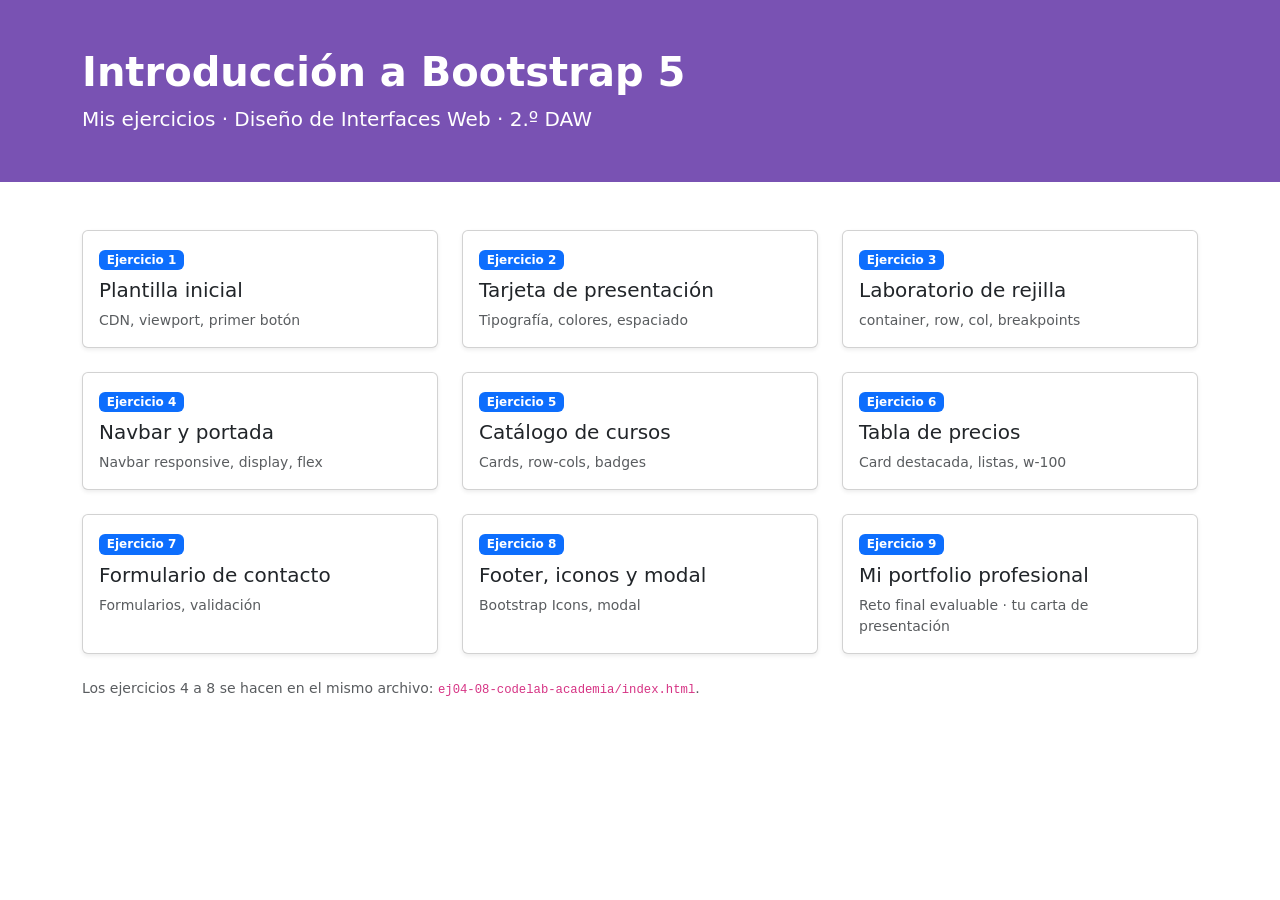
<file: index.html>
<!doctype html>
<html lang="es">
<head>
  <meta charset="utf-8">
  <meta name="viewport" content="width=device-width, initial-scale=1">
  <title>Introducción a Bootstrap 5 · Mis ejercicios</title>
  <!-- CSS de Bootstrap 5.3.8 (CDN) -->
  <link rel="stylesheet"
        href="https://cdn.jsdelivr.net/npm/bootstrap@5.3.8/dist/css/bootstrap.min.css">
</head>
<body>
  <header class="py-5 text-white" style="background:#7952b3">
    <div class="container">
      <h1 class="display-6 fw-bold">Introducción a Bootstrap 5</h1>
      <p class="lead mb-0">Mis ejercicios · Diseño de Interfaces Web · 2.º DAW</p>
    </div>
  </header>
  <main class="container py-5">
    <div class="row row-cols-1 row-cols-sm-2 row-cols-lg-3 g-4">
      <div class="col">
        <a href="ej01-plantilla/index.html" class="card h-100 text-decoration-none shadow-sm">
          <div class="card-body">
            <span class="badge text-bg-primary mb-2">Ejercicio 1</span>
            <h2 class="h5 card-title">Plantilla inicial</h2>
            <p class="card-text text-body-secondary small mb-0">CDN, viewport, primer botón</p>
          </div>
        </a>
      </div>
      <div class="col">
        <a href="ej02-presentacion/index.html" class="card h-100 text-decoration-none shadow-sm">
          <div class="card-body">
            <span class="badge text-bg-primary mb-2">Ejercicio 2</span>
            <h2 class="h5 card-title">Tarjeta de presentación</h2>
            <p class="card-text text-body-secondary small mb-0">Tipografía, colores, espaciado</p>
          </div>
        </a>
      </div>
      <div class="col">
        <a href="ej03-grid/index.html" class="card h-100 text-decoration-none shadow-sm">
          <div class="card-body">
            <span class="badge text-bg-primary mb-2">Ejercicio 3</span>
            <h2 class="h5 card-title">Laboratorio de rejilla</h2>
            <p class="card-text text-body-secondary small mb-0">container, row, col, breakpoints</p>
          </div>
        </a>
      </div>
      <div class="col">
        <a href="ej04-08-codelab-academia/index.html" class="card h-100 text-decoration-none shadow-sm">
          <div class="card-body">
            <span class="badge text-bg-primary mb-2">Ejercicio 4</span>
            <h2 class="h5 card-title">Navbar y portada</h2>
            <p class="card-text text-body-secondary small mb-0">Navbar responsive, display, flex</p>
          </div>
        </a>
      </div>
      <div class="col">
        <a href="ej04-08-codelab-academia/index.html" class="card h-100 text-decoration-none shadow-sm">
          <div class="card-body">
            <span class="badge text-bg-primary mb-2">Ejercicio 5</span>
            <h2 class="h5 card-title">Catálogo de cursos</h2>
            <p class="card-text text-body-secondary small mb-0">Cards, row-cols, badges</p>
          </div>
        </a>
      </div>
      <div class="col">
        <a href="ej04-08-codelab-academia/index.html" class="card h-100 text-decoration-none shadow-sm">
          <div class="card-body">
            <span class="badge text-bg-primary mb-2">Ejercicio 6</span>
            <h2 class="h5 card-title">Tabla de precios</h2>
            <p class="card-text text-body-secondary small mb-0">Card destacada, listas, w-100</p>
          </div>
        </a>
      </div>
      <div class="col">
        <a href="ej04-08-codelab-academia/index.html" class="card h-100 text-decoration-none shadow-sm">
          <div class="card-body">
            <span class="badge text-bg-primary mb-2">Ejercicio 7</span>
            <h2 class="h5 card-title">Formulario de contacto</h2>
            <p class="card-text text-body-secondary small mb-0">Formularios, validación</p>
          </div>
        </a>
      </div>
      <div class="col">
        <a href="ej04-08-codelab-academia/index.html" class="card h-100 text-decoration-none shadow-sm">
          <div class="card-body">
            <span class="badge text-bg-primary mb-2">Ejercicio 8</span>
            <h2 class="h5 card-title">Footer, iconos y modal</h2>
            <p class="card-text text-body-secondary small mb-0">Bootstrap Icons, modal</p>
          </div>
        </a>
      </div>
      <div class="col">
        <a href="ej09-portfolio/index.html" class="card h-100 text-decoration-none shadow-sm">
          <div class="card-body">
            <span class="badge text-bg-primary mb-2">Ejercicio 9</span>
            <h2 class="h5 card-title">Mi portfolio profesional</h2>
            <p class="card-text text-body-secondary small mb-0">Reto final evaluable · tu carta de presentación</p>
          </div>
        </a>
      </div>
    </div>
    <p class="mt-4 text-body-secondary small">Los ejercicios 4 a 8 se hacen en el mismo archivo:
      <code>ej04-08-codelab-academia/index.html</code>.</p>
  </main>
</body>
</html>
</file>
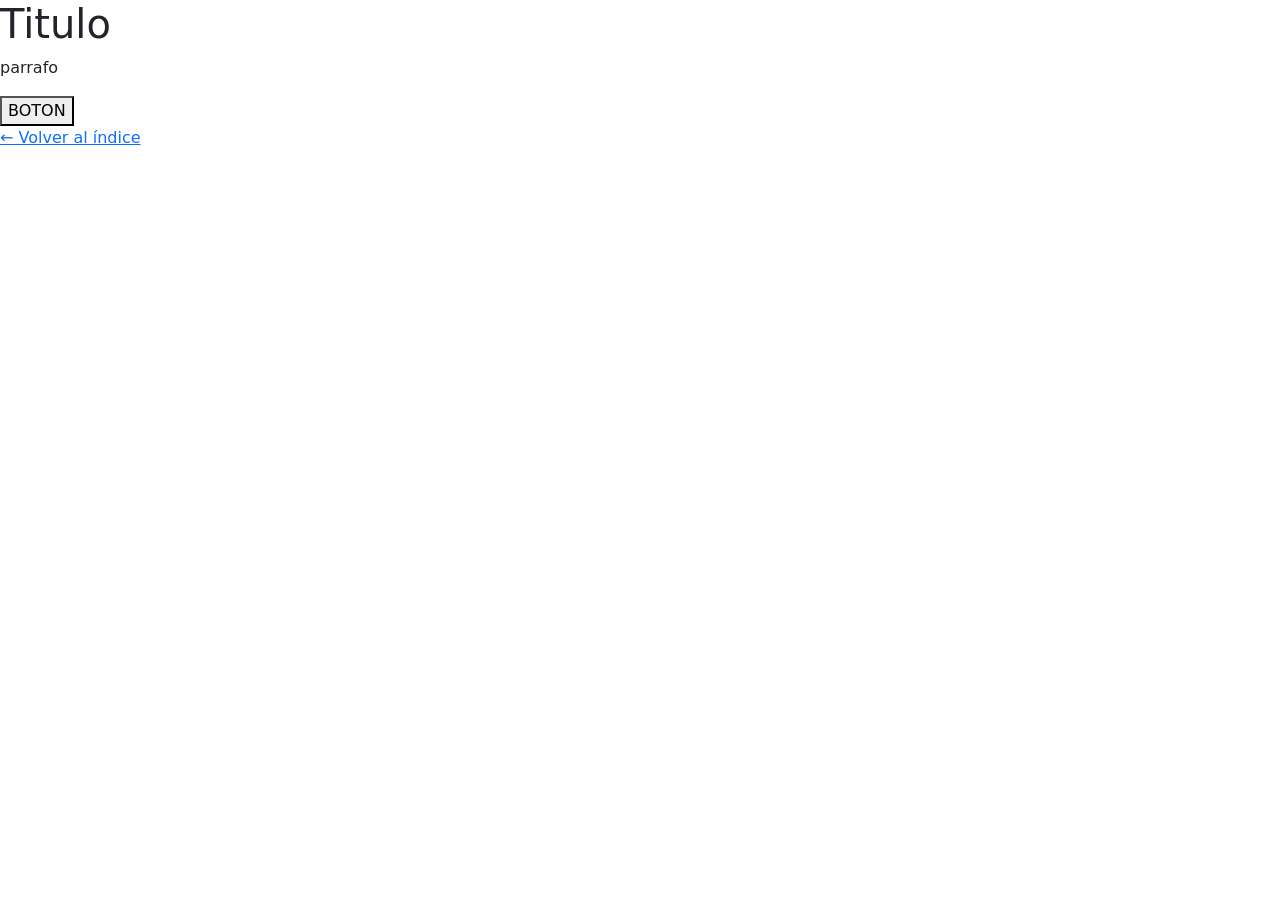
<file: ej01-plantilla/index.html>
<!doctype html>
<html lang="es">
<head>
  <meta charset="utf-8">
  <title>Ejercicio 1 · Plantilla Bootstrap</title>

  <!-- ============================================================
      EJERCICIO 1 · Plantilla inicial
      ============================================================
      PASO 2a: añade aquí la etiqueta <meta name="viewport" ...>
      PASO 2b: añade aquí el <link> al CSS de Bootstrap (CDN)
  -->

  <meta name="viewport" content="width=device-width, initial-scale=1">
  <link rel="stylesheet"
        href="https://cdn.jsdelivr.net/npm/bootstrap@5.3.8/dist/css/bootstrap.min.css">

</head>
<body>

  <!-- PASO 2c: escribe aquí un contenedor con un título, un párrafo y un botón -->
  <div>
    <h1>Titulo</h1>
    <p>parrafo</p>
    <button>BOTON</button>
  </div>



  <!-- PASO 2d: añade aquí el <script> del JS de Bootstrap (bundle) -->
  <script src="https://cdn.jsdelivr.net/npm/bootstrap@5.3.8/dist/js/bootstrap.bundle.min.js"></script>

  <!-- PASO 4: comenta el <link> del CSS (Ctrl + /), guarda y observa qué cambia -->
  <!-- PASO 5: DevTools (F12) → Network → recarga y busca los archivos de Bootstrap -->

  <p><a href="../index.html">← Volver al índice</a></p>
</body>
</html>
</file>
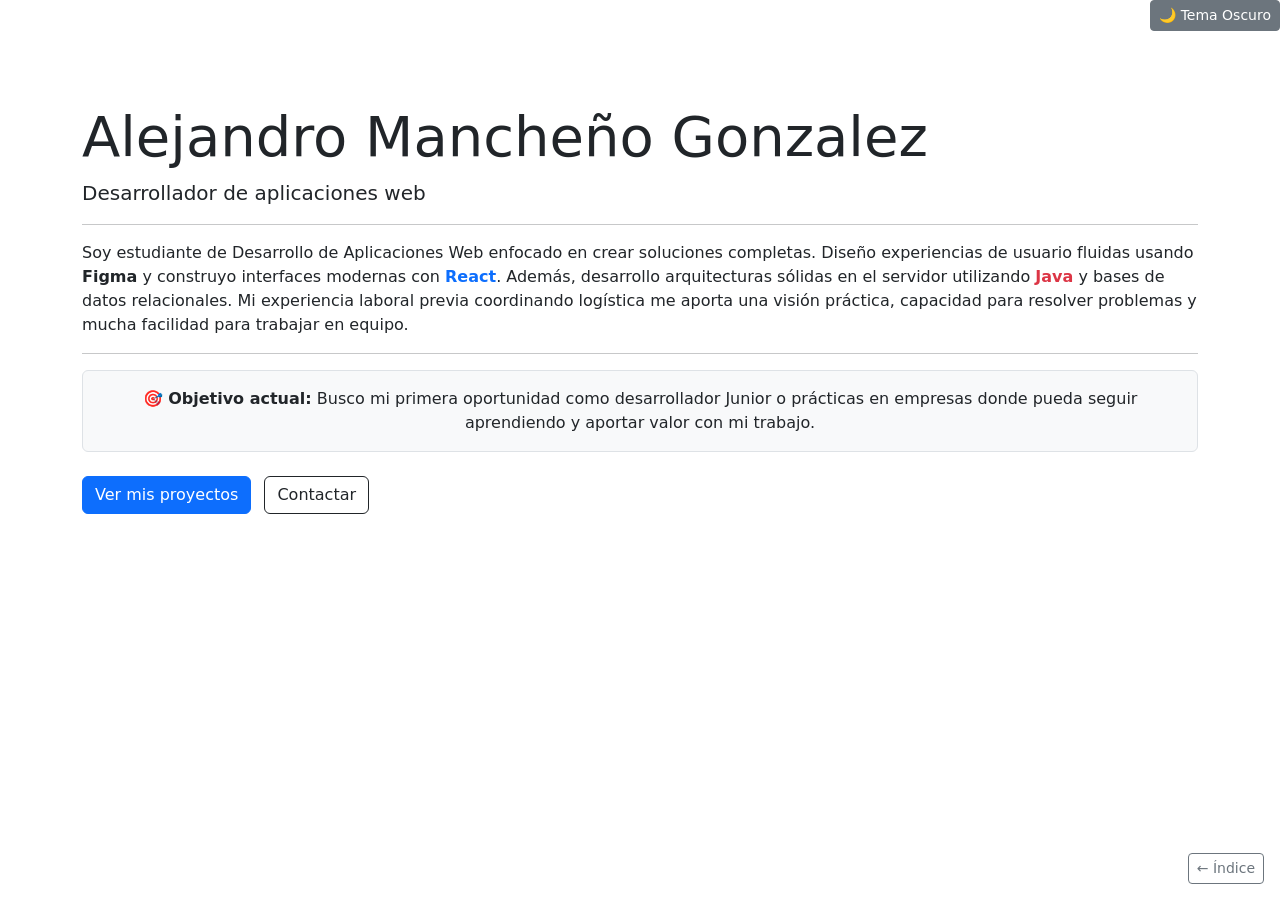
<file: ej02-presentacion/index.html>
<!doctype html>
<html lang="es">
<head>
  <meta charset="utf-8">
  <meta name="viewport" content="width=device-width, initial-scale=1">
  <title>Ejercicio 2 · Tarjeta de presentación</title>

  <!-- CSS de Bootstrap 5.3.8 (CDN) -->
  <link rel="stylesheet"
        href="https://cdn.jsdelivr.net/npm/bootstrap@5.3.8/dist/css/bootstrap.min.css">
</head>
<body>
  <!-- Botón para cambiar el tema -->
  <div class="text-end mb-4">
    <button id="btnTema" class="btn btn-secondary btn-sm">🌙 Tema Oscuro</button>
  </div>
      
  <!-- ============================================================
      EJERCICIO 2 · Tarjeta de presentación
      Objetivo: dar estilo SOLO con clases de utilidad (sin CSS propio)
      ============================================================ -->

  <!-- PASO 1: contenedor con relleno vertical (py-5), título grande (display-4)
              y subtítulo destacado (lead) -->
  <div class="container py-5">
    <h1 class="display-4">Alejandro Mancheño Gonzalez</h1>
    <p class="lead">Desarrollador de aplicaciones web</p>

  <!-- PASO 2: separador <hr> y un párrafo con palabras resaltadas -->
  <hr>
  <p>
    Soy estudiante de Desarrollo de Aplicaciones Web enfocado en crear soluciones completas. Diseño experiencias de usuario fluidas usando <span class="fw-bold">Figma</span> y construyo interfaces modernas con <span class="fw-bold text-primary">React</span>. Además, desarrollo arquitecturas sólidas en el servidor utilizando <span class="fw-bold text-danger">Java</span> y bases de datos relacionales. Mi experiencia laboral previa coordinando logística me aporta una visión práctica, capacidad para resolver problemas y mucha facilidad para trabajar en equipo.
  </p>
  <hr>
  

  <!-- PASO 3: caja de aviso con fondo suave, borde y esquinas redondeadas -->
<!-- PASO 3: caja de aviso con fondo suave, borde y esquinas redondeadas -->
  <div class="bg-light border rounded p-3 mb-4 text-center">
    <strong>🎯 Objetivo actual:</strong> Busco mi primera oportunidad como desarrollador Junior o prácticas en empresas donde pueda seguir aprendiendo y aportar valor con mi trabajo.
  </div>

  <!-- PASO 4: dos botones separados con margen a la derecha (me-2) -->
  <!-- PASO 4: dos botones separados con margen a la derecha (me-2) -->
  <div>
    <a href="https://github.com/alexwillians27?tab=repositories" class="btn btn-primary me-2">Ver mis proyectos</a>
    <a href="mailto:alexetomanche@gmail.com" class="btn btn-outline-dark">Contactar</a>
  </div>
  
  </div>
  <!-- RETO: añade data-bs-theme="dark" a la etiqueta <html> -->
    <!--IR AL PRINCIPIO PARA VER EL RETO-->

  <!-- Botón para volver al índice del proyecto (puedes dejarlo) -->
  <a href="../index.html" class="btn btn-sm btn-outline-secondary position-fixed bottom-0 end-0 m-3 z-3">← Índice</a>

  <!-- JS de Bootstrap (incluye Popper). Siempre al final del body -->
  <script src="https://cdn.jsdelivr.net/npm/bootstrap@5.3.8/dist/js/bootstrap.bundle.min.js"></script>
  <!-- Nuestro script para cambiar el tema -->
  <script>
    // 1. Buscamos el botón y la etiqueta <html>
    const boton = document.getElementById("btnTema");
    const pagina = document.documentElement;

    // 2. Le decimos al botón que escuche cuando hagamos "click"
    boton.addEventListener("click", function() {
      
      // 3. Comprobamos qué tema está puesto ahora mismo
      const temaActual = pagina.getAttribute("data-bs-theme");

      // 4. Si está oscuro, lo pasamos a claro. Si no, a oscuro.
      if (temaActual === "dark") {
        pagina.setAttribute("data-bs-theme", "light");
        boton.innerHTML = "🌙 Tema Oscuro"; // Cambiamos el texto
      } else {
        pagina.setAttribute("data-bs-theme", "dark");
        boton.innerHTML = "☀️ Tema Claro";
      }
      
    });
  </script>
</body>
</html>
</file>
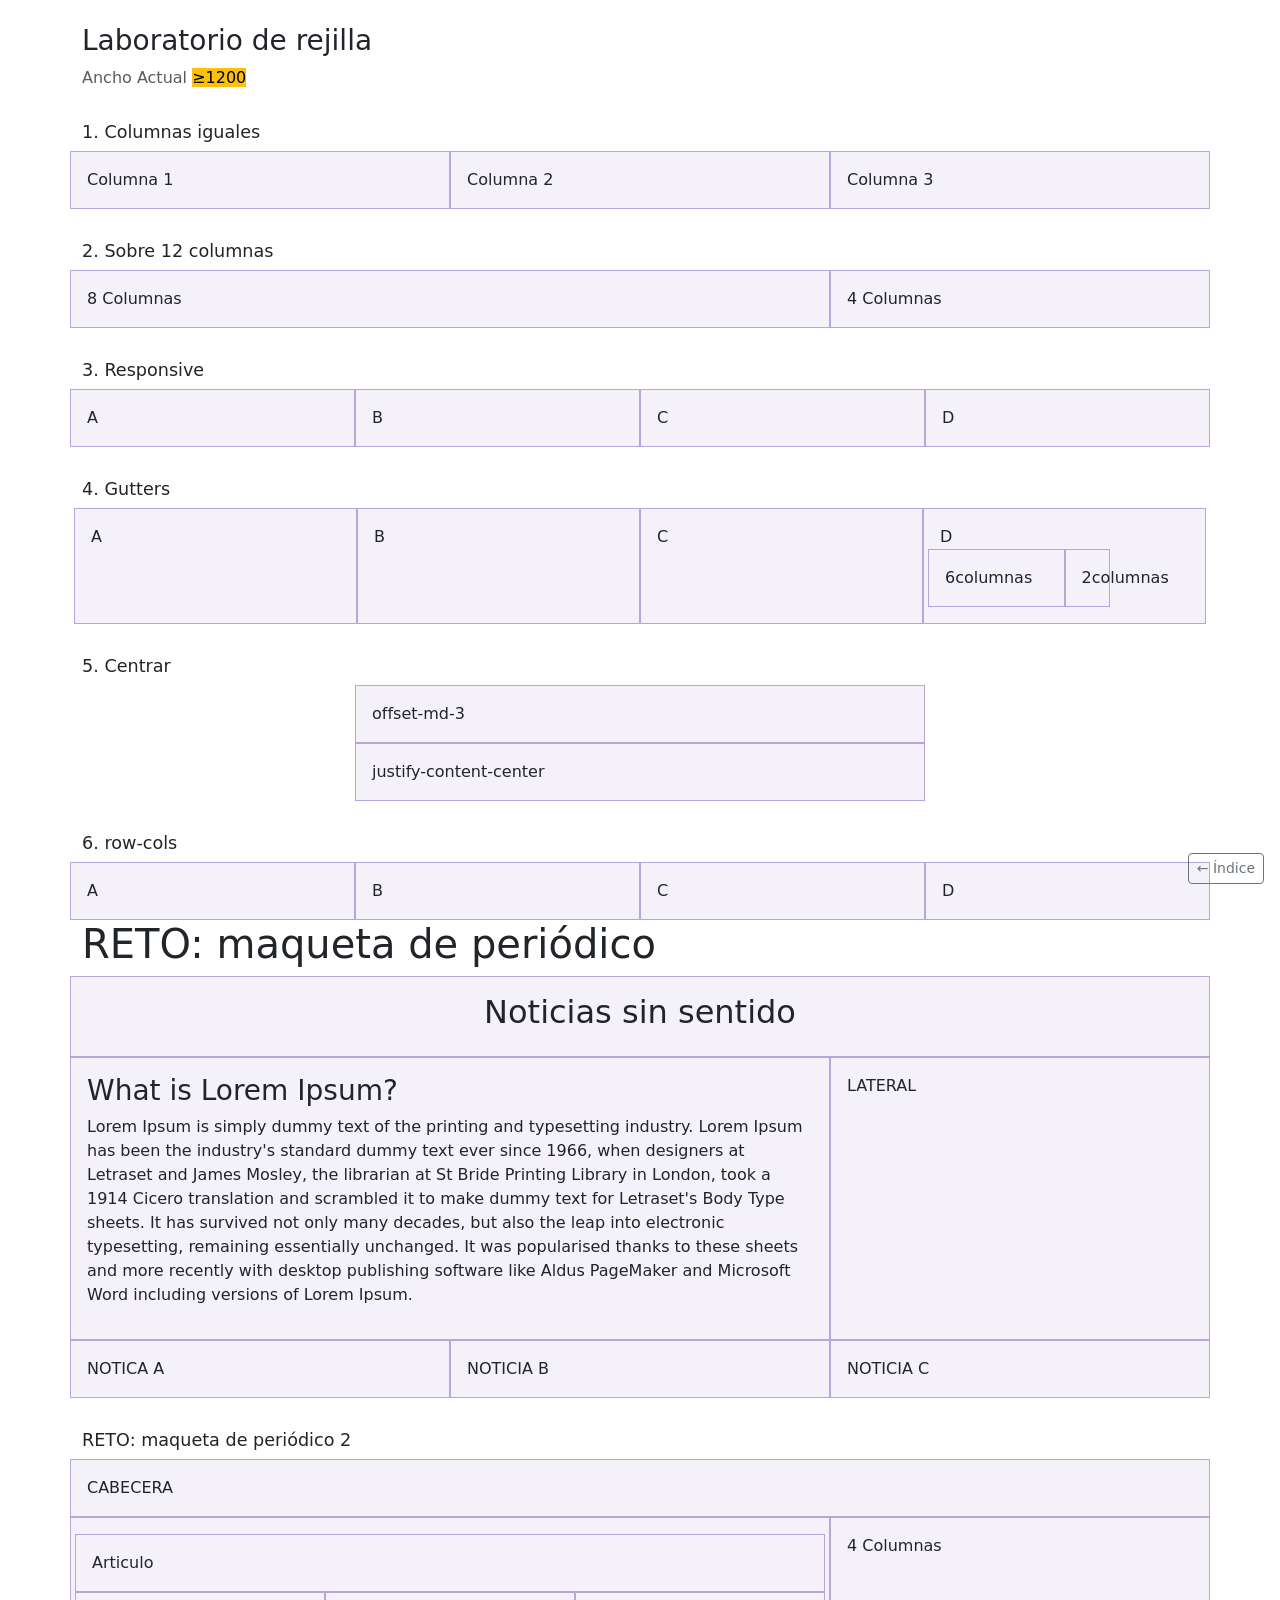
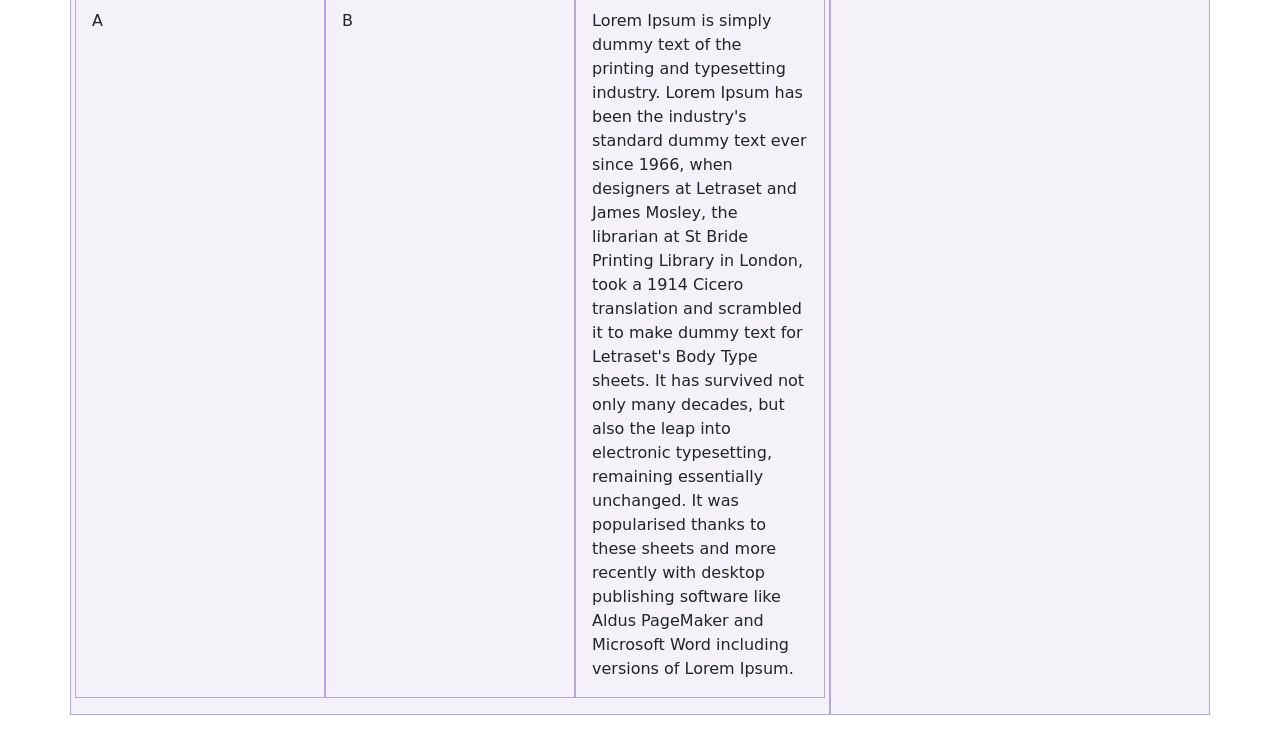
<file: ej03-grid/index.html>
<!doctype html>
<html lang="es">
<head>
  <meta charset="utf-8">
  <meta name="viewport" content="width=device-width, initial-scale=1">
  <title>Ejercicio 3 · Laboratorio de rejilla</title>

  <!-- CSS de Bootstrap 5.3.8 (CDN) -->
  <link rel="stylesheet"
        href="https://cdn.jsdelivr.net/npm/bootstrap@5.3.8/dist/css/bootstrap.min.css">

  <!-- Estilo SOLO para ver las columnas en este ejercicio (ya está hecho) -->
  <style>
    .demo .row > [class*="col"] { padding: 1rem; border: 1px solid #b9a6d9; background: #f4f1f9; }
    .demo h2 { margin-top: 2rem; font-size: 1.1rem; }
  </style>
</head>
<body>

  <!-- ============================================================
      EJERCICIO 3 · Laboratorio de rejilla (Grid)
      Usa el modo responsive de las DevTools (Ctrl + Shift + M)
      ============================================================ -->

  <div class="container demo py-4">
    <h1 class="h3">Laboratorio de rejilla</h1>
    <p class="text-body-secondary">Ancho Actual
      <span class="text-bg-danger d-inline d-sm-none"> &lt;576px </span>
      <span class="text-bg-info d-none d-sm-inline d-md-none"> ≥576px </span>
      <span class="text-bg-primary d-none d-md-inline d-lg-none">≥768px  </span>
      <span class="text-bg-success d-none d-lg-inline d-xl-none"> ≥992px </span>
      <span class="text-bg-warning d-none d-xl-inline d-xxl-none"> ≥1200 </span>
      <span class="text-bg-secondary d-none d-xxl-inline"> ≥1400 </span>
    </p>


    <!-- PASO 1: tres columnas iguales (col) -->
    <h2>1. Columnas iguales</h2>
    <div class="row">
      <div class="col">Columna 1</div>
      <div class="col">Columna 2</div>
      <div class="col">Columna 3</div>
    </div>

    <!-- PASO 2: contenido principal 8 + lateral 4 -->
    <h2>2. Sobre 12 columnas</h2>
    <div class="row">
      <div class="col-8">8 Columnas</div>
      <div class="col-4">4 Columnas</div>
    </div>

    <!-- PASO 3: 4 cajas → 1 por fila en móvil, 2 en tablet (md), 4 en escritorio (lg) -->
    <h2>3. Responsive</h2>
    <div class="row">
      <div class="col-12 col-md-6 col-lg-3">A</div>
      <div class="col-12 col-md-6 col-lg-3">B</div>
      <div class="col-12 col-md-6 col-lg-3">C</div>
      <div class="col-12 col-md-6 col-lg-3">D</div>
    </div>


    <!-- PASO 4: separación entre columnas con g-3 -->
    <h2>4. Gutters</h2>
    <div class="row g-3">
      <div class="col-12 col-md-6 col-lg-3">A</div>
      <div class="col-12 col-md-6 col-lg-3">B</div>
      <div class="col-12 col-md-6 col-lg-3">C</div>
      <div class="col-12 col-md-6 col-lg-3">D
        <div class="row ">
          <div class="col-6">6columnas</div>
          <div class="col-2">2columnas</div>
        </div>
      </div>
    </div>


    <!-- PASO 5: una columna centrada de dos formas: offset-md-3 y justify-content-center -->
    <h2>5. Centrar</h2>
        <!-- Este ajusta al centro por la propiedad de la "col" dejando siempre un marguen de 3 para centrarlo
          le hemos dicho que solo ocupe 6 col y deje un marguen de 3 en el tamaño md-->
    <div class="row">
      <div class="col-md-6 offset-md-3">offset-md-3</div>
    </div>

        <!-- Aqui lo centramos con la propiedad del "row" que lo ajusta al centro automaticamente
          le hemos dicho que ocupe siempre 6 columnas sea el tamaño que sea-->
    <div class="row justify-content-center">
      <div class="col-6">justify-content-center</div>
    </div>


    <!-- PASO 6: row-cols-2 row-cols-md-4 -->
    <h2>6. row-cols</h2>
    <div class="row row-cols-2 row-cols-md-4">
      <div class="col">A</div>
      <div class="col">B</div>
      <div class="col">C</div>
      <div class="col">D</div>
    </div>


    <!-- RETO: maqueta de periódico (cabecera 12 · artículo 8 + lateral 4 · 3 noticias) -->
    <h1> RETO: maqueta de periódico</h1>
    <div class="row">
      <div class="col-12 text-center">
        <h1 class="h2">Noticias sin sentido</h1>
      </div>
      
        <div class="col-8">
          <h3>What is Lorem Ipsum?</h3>
          <p>Lorem Ipsum is simply dummy text of the printing and typesetting industry. Lorem Ipsum has been the industry's standard dummy text ever since 1966, when designers at Letraset and James Mosley, the librarian at St Bride Printing Library in London, took a 1914 Cicero translation and scrambled it to make dummy text for Letraset's Body Type sheets. It has survived not only many decades, but also the leap into electronic typesetting, remaining essentially unchanged. It was popularised thanks to these sheets and more recently with desktop publishing software like Aldus PageMaker and Microsoft Word including versions of Lorem Ipsum.</p>
        </div>
        <div class="col-4">LATERAL</div>  
        
          <div class="col-4">NOTICA A</div>
          <div class="col-4">NOTICIA B</div>
          <div class="col-4">NOTICIA C</div>

    </div>

    <h2>RETO: maqueta de periódico 2</h2>
    <div class="row">
      <div class="col-12">CABECERA</div>
      <div class="col-8">
        <div class="row cols-4">
          <div class="col-12">Articulo</div>
          <div class="col">A</div>
          <div class="col">B</div>
          <div class="col">Lorem Ipsum is simply dummy text of the printing and typesetting industry. Lorem Ipsum has been the industry's standard dummy text ever since 1966, when designers at Letraset and James Mosley, the librarian at St Bride Printing Library in London, took a 1914 Cicero translation and scrambled it to make dummy text for Letraset's Body Type sheets. It has survived not only many decades, but also the leap into electronic typesetting, remaining essentially unchanged. It was popularised thanks to these sheets and more recently with desktop publishing software like Aldus PageMaker and Microsoft Word including versions of Lorem Ipsum.</div>
        </div>
      </div>
      <div class="col-4">4 Columnas</div>
    </div>

  <script src="https://cdn.jsdelivr.net/npm/bootstrap@5.3.8/dist/js/bootstrap.bundle.min.js"></script>
  </div>

  <!-- Botón para volver al índice del proyecto (puedes dejarlo) -->
  <a href="../index.html" class="btn btn-sm btn-outline-secondary position-fixed bottom-0 end-0 m-3 z-3">← Índice</a>

  <!-- JS de Bootstrap (incluye Popper). Siempre al final del body -->
  
</body>
</html>
</file>
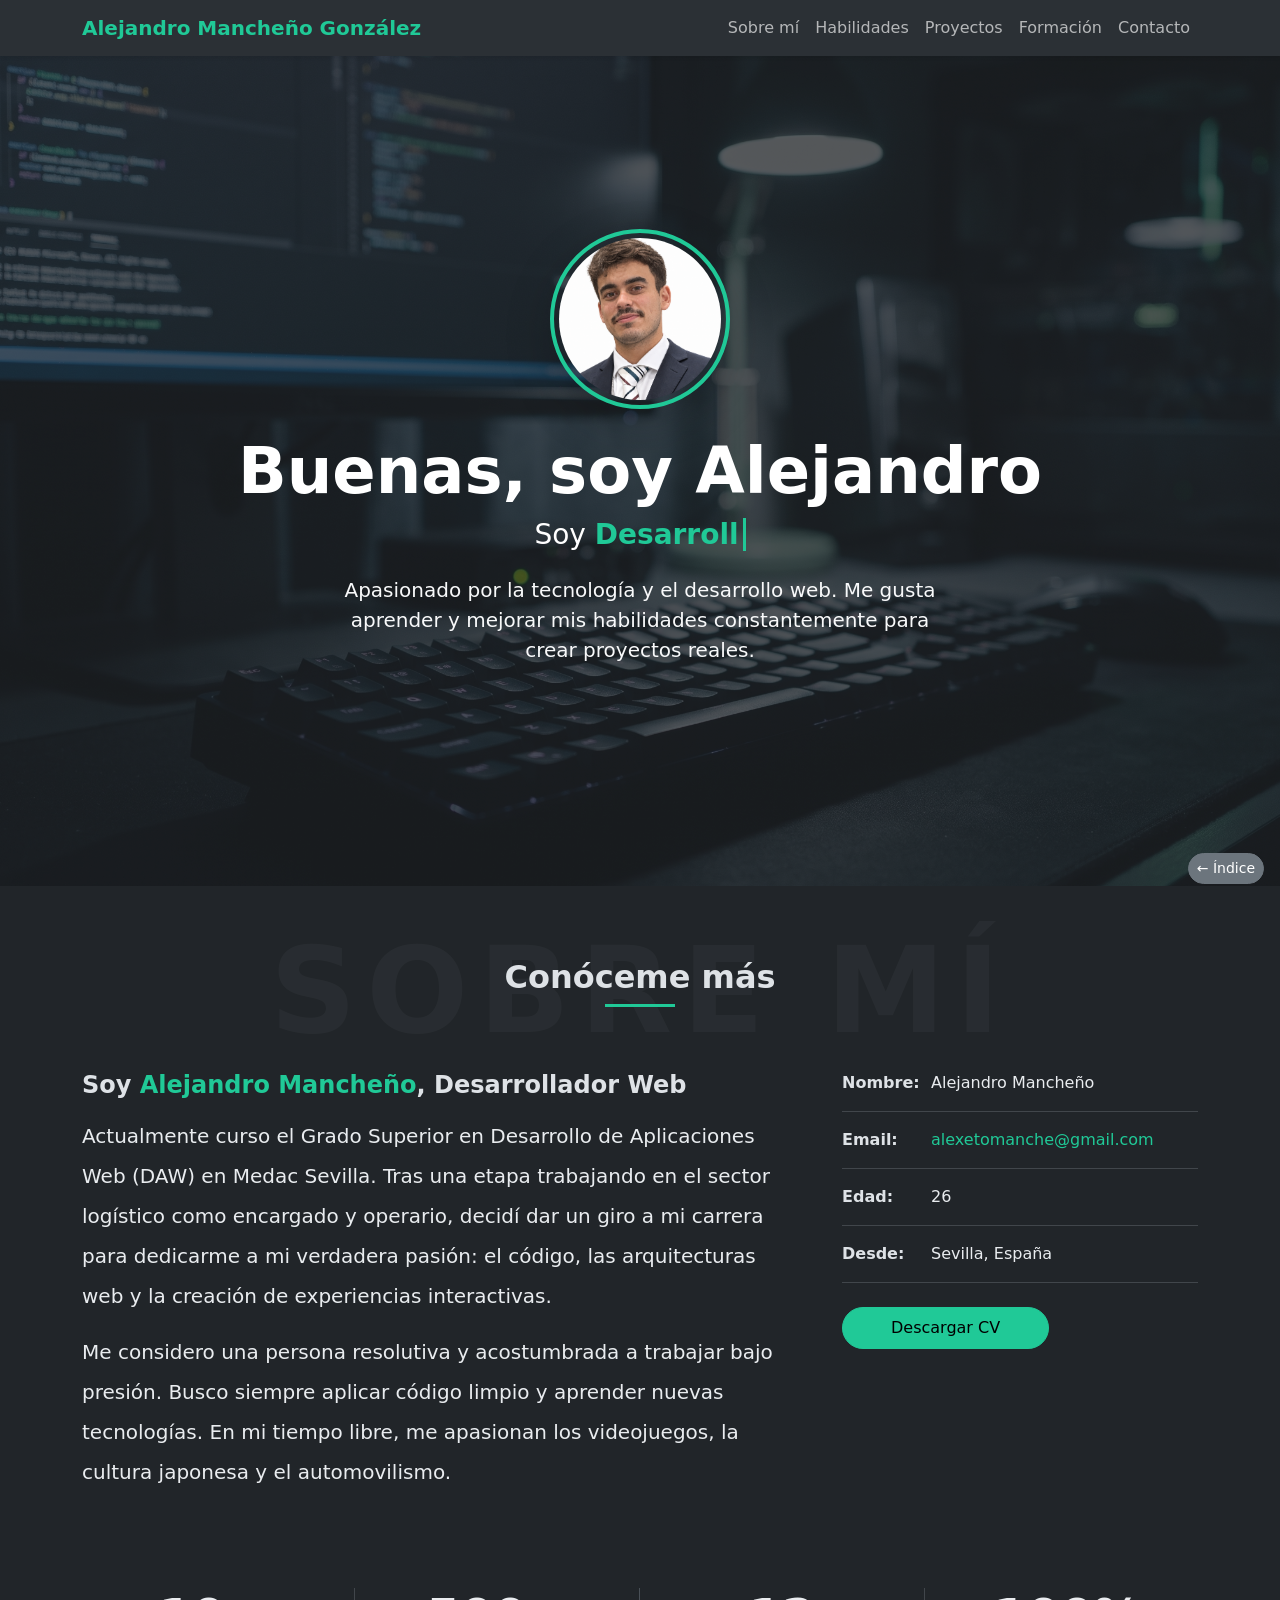
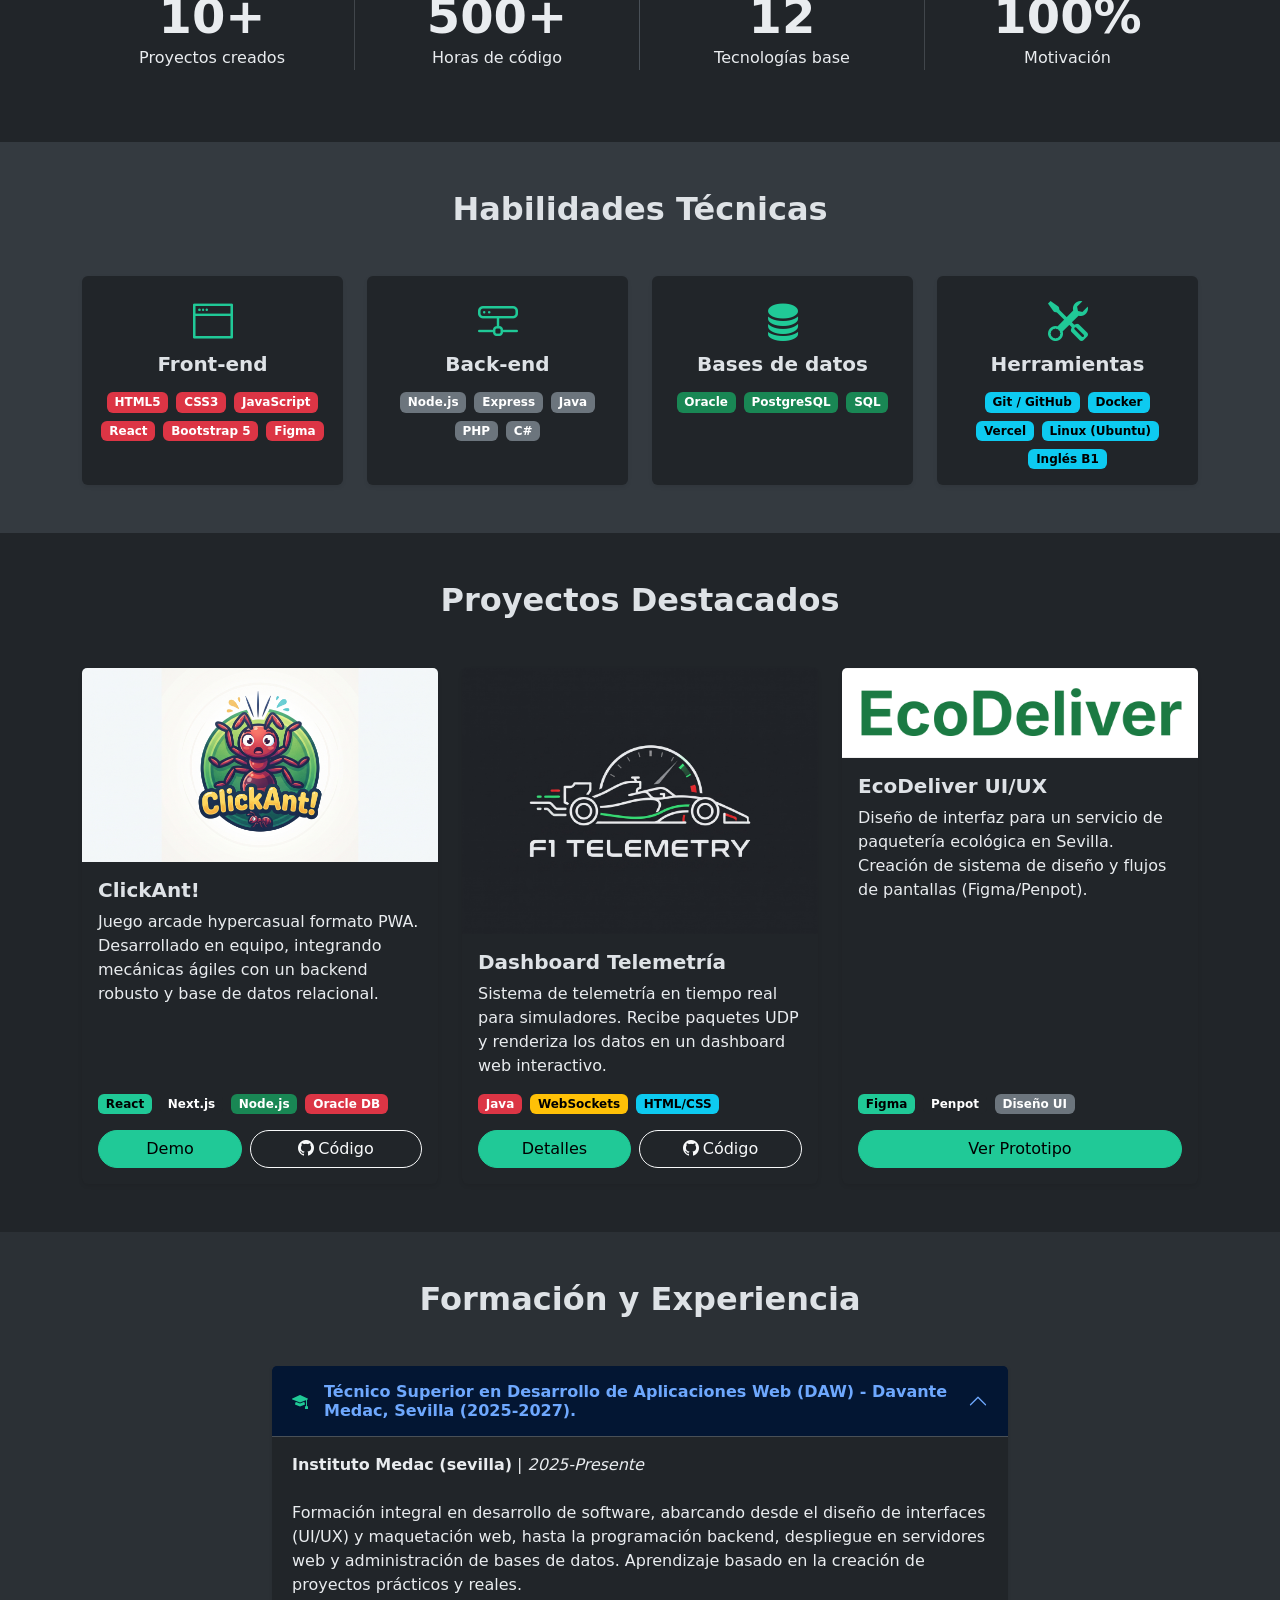
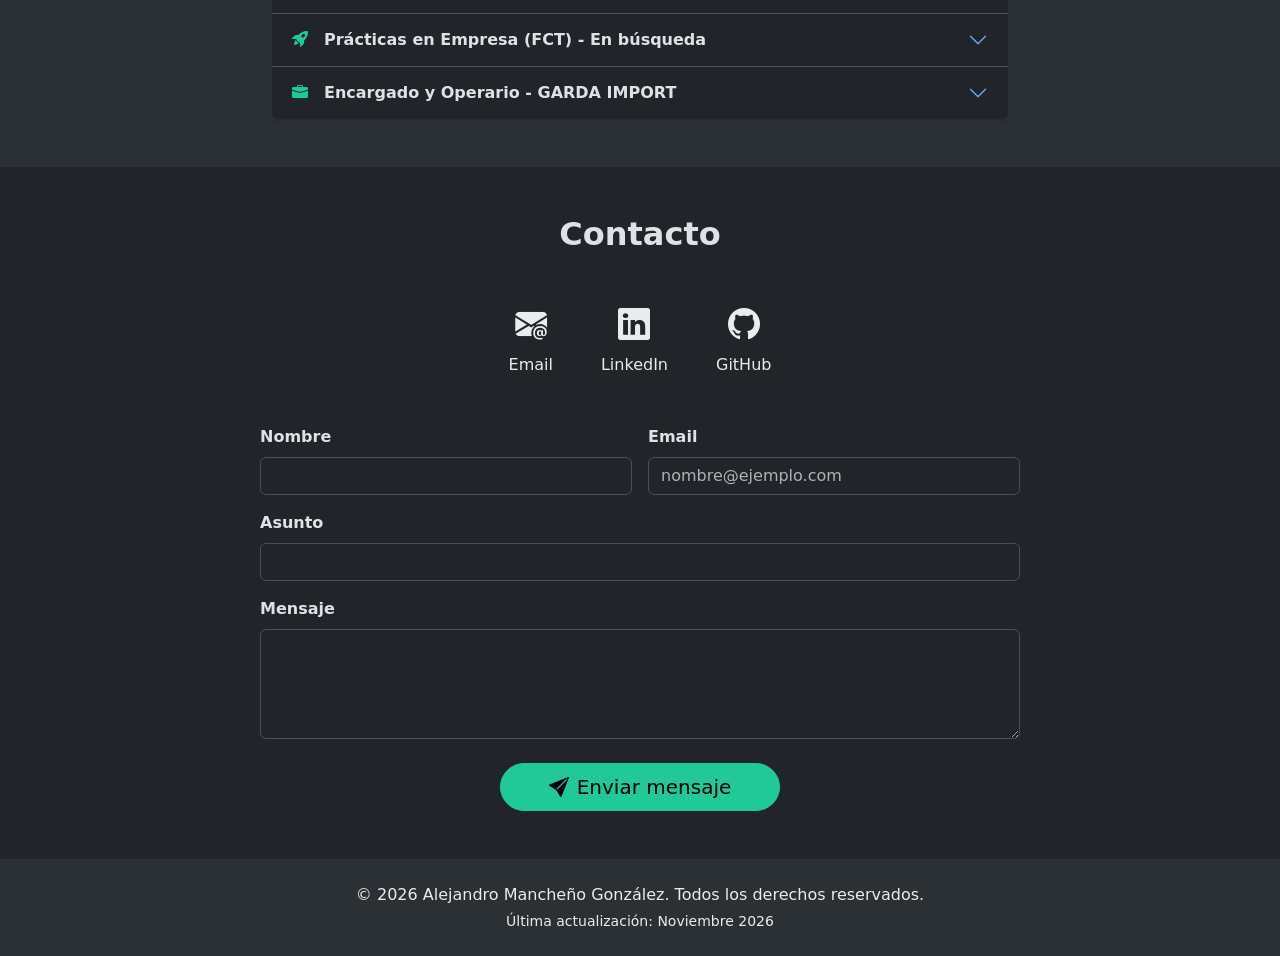
<file: ej09-portfolio/index.html>
<!doctype html>
<html lang="es" data-bs-theme="dark">
<head>
     <meta charset="utf-8">
     <meta name="viewport" content="width=device-width, initial-scale=1">
     <title>Alejandro Mancheño González · Desarrollador web</title>
     <meta name="description" content="Portfolio de Alejandro Mancheño González, desarrollador web junior. Proyectos, habilidades y contacto.">
     <link rel="icon" href="data:image/svg+xml,%3Csvg%20xmlns='http://www.w3.org/2000/svg'%20viewBox='0%200%20100%20100'%3E%3Ctext%20y='.9em'%20font-size='90'%3E%F0%9F%92%BB%3C/text%3E%3C/svg%3E">

     <!-- Bootstrap 5.3.8 + Bootstrap Icons (CDN) -->
     <link rel="stylesheet" href="https://cdn.jsdelivr.net/npm/bootstrap@5.3.8/dist/css/bootstrap.min.css">
     <link rel="stylesheet" href="https://cdn.jsdelivr.net/npm/bootstrap-icons@1.13.1/font/bootstrap-icons.min.css">
     <!-- Tus estilos propios (marca personal) SIEMPRE después de Bootstrap -->
     <link rel="stylesheet" href="css/estilos.css">
</head>
<body>

     <!-- ============================================================
          EJERCICIO 9 · MI PORTFOLIO PROFESIONAL
          Lee ENUNCIADO.md. Rellena cada sección en su hueco.
          ============================================================ -->
          <!-- Enlace de accesibilidad para contenido principal -->
          <a href="#sobre-mi" class="visually-hidden-focusable p-3 bg-primary text-white text-decoration-none">Saltar al contenido principal</a>

     <!-- ===== NAVBAR =====
          Tu nombre/logo + enlaces: Sobre mí (#sobre-mi) · Habilidades (#habilidades)
          · Proyectos (#proyectos) · Formación (#formacion) · Contacto (#contacto) -->
          <nav class="navbar navbar-expand-lg sticky-top bg-body-tertiary shadow-sm">
               <div class="container">
                    <a class="navbar-brand fw-bold text-primary" href="#">Alejandro Mancheño González</a>

                    <button class="navbar-toggler" type="button" data-bs-toggle="collapse" data-bs-target="#menuPortfolio" aria-controls="menuPortfolio" aria-expanded="false" aria-label="Abrir menu de navegacion"><span class="navbar-toggler-icon"></span>
                    </button>

                    <div class="collapse navbar-collapse" id="menuPortfolio">
                         <ul class="navbar-nav ms-auto">
                              <li class="nav-item"><a class="nav-link" href="#conoceme">Sobre mí</a></li>
                              <li class="nav-item"><a class="nav-link" href="#habilidades">Habilidades</a></li>
                              <li class="nav-item"><a class="nav-link" href="#proyectos">Proyectos</a></li>
                              <li class="nav-item"><a class="nav-link" href="#formacion">Formación</a></li>
                              <li class="nav-item"><a class="nav-link" href="#contacto">Contacto</a></li>
                         </ul>
                    </div>
               </div>
          </nav>


     <main>

     <!-- ===== PORTADA · SOBRE MÍ (id="sobre-mi") =====
          Foto o avatar (img/foto.jpg), nombre, titular profesional, 2-3 líneas sobre mí,
          botones "Ver proyectos" y "Descargar CV" (docs/cv.pdf con atributo download) -->
          <section id="sobre-mi" class="min-vh-100 d-flex align-items-center text-center position-relative" style="margin-top: -70px; padding-top: 70px;">
          
          <!-- Capa negra semitransparente para oscurecer el fondo y dar contraste -->
               <div class="position-absolute top-0 start-0 w-100 h-100 bg-dark bg-opacity-75"></div>
               
               <div class="container position-relative z-1 py-5">
                    <!-- Tu foto estilo avatar (como Simone) -->
                    <img src="img/foto.png" alt="Retrato de Alejandro Mancheño" class="img-fluid rounded-circle border border-4 border-primary mb-4 shadow-lg object-fit-cover" style="width: 180px; height: 180px;">
                    
                    <h1 class="display-3 fw-bold text-white mb-2">Buenas, soy Alejandro</h1>
                    
                    <!-- efecto máquina de escribir -->
                    <h2 class="h3 text-white mb-4 fw-light">
                         Soy <span id="maquina-escribir" class="text-primary fw-bold border-end border-primary border-3 pe-1"></span>
                    </h2>
                    
                    <p class="lead text-light mb-5 mx-auto" style="max-width: 600px;">Apasionado por la tecnología y el desarrollo web. Me gusta aprender y mejorar mis habilidades constantemente para crear proyectos reales.</p>
               </div>
          </section>


          <!-- ===== CONÓCEME MÁS (Estilo Simone) ===== -->
          <section id="conoceme" class="py-5 bg-body">
          <div class="container py-4">
               
               <!-- Título con texto de fondo -->
               <div class="position-relative text-center mb-5 pb-3">
                    <h2 class="titulo-fondo position-absolute w-100 fw-bold m-0 user-select-none" aria-hidden="true">SOBRE MÍ</h2>
                    <p class="h2 fw-bold position-relative z-1 mb-2">Conóceme más</p>
                    <div class="bg-primary mx-auto position-relative z-1" style="width: 70px; height: 3px;"></div>
               </div>

               <div class="row gy-5">
                    <!-- Columna Izquierda: Descripción -->
                    <div class="col-lg-7 col-xl-8 pe-lg-5">
                         <h3 class="fw-bold mb-3 h4">Soy <span class="text-primary">Alejandro Mancheño</span>, Desarrollador Web</h3>
                         <p class="text-secondary fs-5 lh-lg">Actualmente curso el Grado Superior en Desarrollo de Aplicaciones Web (DAW) en Medac Sevilla. Tras una etapa trabajando en el sector logístico como encargado y operario, decidí dar un giro a mi carrera para dedicarme a mi verdadera pasión: el código, las arquitecturas web y la creación de experiencias interactivas.</p>
                         <p class="text-secondary fs-5 lh-lg mb-0">Me considero una persona resolutiva y acostumbrada a trabajar bajo presión. Busco siempre aplicar código limpio y aprender nuevas tecnologías. En mi tiempo libre, me apasionan los videojuegos, la cultura japonesa y el automovilismo.</p>
                    </div>
                    
                    <!-- Columna Derecha: Datos personales -->
                    <div class="col-lg-5 col-xl-4">
                         <ul class="list-unstyled mb-4">
                              <li class="border-bottom border-secondary-subtle pb-3 mb-3 d-flex"><span class="fw-bold w-25">Nombre:</span> <span class="text-secondary">Alejandro Mancheño</span></li>
                              <li class="border-bottom border-secondary-subtle pb-3 mb-3 d-flex"><span class="fw-bold w-25">Email:</span> <a href="mailto:alexetomanche@gmail.com" class="text-primary text-decoration-none">alexetomanche@gmail.com</a></li>
                              <li class="border-bottom border-secondary-subtle pb-3 mb-3 d-flex"><span class="fw-bold w-25">Edad:</span> <span class="text-secondary">26</span></li>
                              <li class="border-bottom border-secondary-subtle pb-3 mb-3 d-flex"><span class="fw-bold w-25">Desde:</span> <span class="text-secondary">Sevilla, España</span></li>
                         </ul>
                         <a href="docs/cv.pdf" download="cv.pdf" class="btn btn-primary rounded-pill px-5 py-2">Descargar CV</a>
                    </div>
               </div>

               <!-- Estadísticas inferiores -->
               <div class="row pt-5 mt-5">
                    <div class="col-6 col-md-3 text-center border-end border-secondary-subtle mb-4 mb-md-0">
                         <h4 class="display-5 fw-bold text-secondary mb-0">10+</h4>
                         <p class="text-muted mb-0">Proyectos creados</p>
                    </div>
                    <div class="col-6 col-md-3 text-center border-end-md border-secondary-subtle mb-4 mb-md-0">
                         <h4 class="display-5 fw-bold text-secondary mb-0">500+</h4>
                         <p class="text-muted mb-0">Horas de código</p>
                    </div>
                    <div class="col-6 col-md-3 text-center border-end border-secondary-subtle">
                         <h4 class="display-5 fw-bold text-secondary mb-0">12</h4>
                         <p class="text-muted mb-0">Tecnologías base</p>
                    </div>
                    <div class="col-6 col-md-3 text-center">
                         <h4 class="display-5 fw-bold text-secondary mb-0">100%</h4>
                         <p class="text-muted mb-0">Motivación</p>
                    </div>
               </div>
               
          </div>
          </section>

     <!-- ===== HABILIDADES (id="habilidades") =====
          Grupos: Front-end · Back-end · Bases de datos · Herramientas · Idiomas
          Idea: una card por grupo con badges o iconos -->

          <section id="habilidades" class="py-5 bg-body-secondary">
               <div class="container">
                    <h2 class="text-center mb-5 fw-bold">Habilidades Técnicas</h2>
                    
                    <div class="row row-cols-1 row-cols-md-2 row-cols-lg-4 g-4">
                         
                         <!-- Card Front-end -->
                         <div class="col">
                              <div class="card h-100 border-0 shadow-sm">
                                   <div class="card-body text-center">
                                        <i class="bi bi-window-fullscreen fs-1 text-primary mb-3"></i>
                                        <h3 class="h5 card-title fw-bold">Front-end</h3>
                                        <div class="d-flex flex-wrap justify-content-center gap-2 mt-3">
                                             <span class="badge text-bg-danger">HTML5</span>
                                             <span class="badge text-bg-danger">CSS3</span>
                                             <span class="badge text-bg-danger">JavaScript</span>
                                             <span class="badge text-bg-danger">React</span>
                                             <span class="badge text-bg-danger">Bootstrap 5</span>
                                             <span class="badge text-bg-danger">Figma</span>
                                        </div>
                                   </div>
                              </div>
                         </div>

                         <!-- Card Back-end -->
                         <div class="col">
                              <div class="card h-100 border-0 shadow-sm">
                                   <div class="card-body text-center">
                                        <i class="bi bi-hdd-network fs-1 text-primary mb-3"></i>
                                        <h3 class="h5 card-title fw-bold">Back-end</h3>
                                        <div class="d-flex flex-wrap justify-content-center gap-2 mt-3">
                                             <span class="badge text-bg-secondary">Node.js</span>
                                             <span class="badge text-bg-secondary">Express</span>
                                             <span class="badge text-bg-secondary">Java</span>
                                             <span class="badge text-bg-secondary">PHP</span>
                                             <span class="badge text-bg-secondary">C#</span>
                                        </div>
                                   </div>
                              </div>
                         </div>

                         <!-- Card Bases de datos -->
                         <div class="col">
                              <div class="card h-100 border-0 shadow-sm">
                                   <div class="card-body text-center">
                                        <i class="bi bi-database-fill fs-1 text-primary mb-3"></i>
                                        <h3 class="h5 card-title fw-bold">Bases de datos</h3>
                                        <div class="d-flex flex-wrap justify-content-center gap-2 mt-3">
                                             <span class="badge text-bg-success">Oracle</span>
                                             <span class="badge text-bg-success">PostgreSQL</span>
                                             <span class="badge text-bg-success">SQL</span>
                                        </div>
                                   </div>
                              </div>
                         </div>

                         <!-- Card Herramientas e Idiomas -->
                         <div class="col">
                              <div class="card h-100 border-0 shadow-sm">
                                   <div class="card-body text-center">
                                        <i class="bi bi-tools fs-1 text-primary mb-3"></i>
                                        <h3 class="h5 card-title fw-bold">Herramientas</h3>
                                        <div class="d-flex flex-wrap justify-content-center gap-2 mt-3">
                                             <span class="badge text-bg-info">Git / GitHub</span>
                                             <span class="badge text-bg-info">Docker</span>
                                             <span class="badge text-bg-info">Vercel</span>
                                             <span class="badge text-bg-info">Linux (Ubuntu)</span>
                                             <span class="badge text-bg-info">Inglés B1</span>
                                        </div>
                                   </div>
                              </div>
                         </div>
                    </div>
               </div>
          </section>

          <!-- ===== PROYECTOS (id="proyectos") =====
          Mínimo 3 cards: captura (img/), descripción, badges de tecnologías,
          botones "Demo" y "Código" (GitHub). Idea JS: modal con el detalle -->

          <section id="proyectos" class="py-5">
               <div class="container">
               <h2 class="text-center mb-5 fw-bold">Proyectos Destacados</h2>
               <div class="row row-cols-1 row-cols-md-2 row-cols-lg-3 g-4">

                    <!-- Proyecto 1 ClickAnt!! -->
                    <div class="col">
                         <div class="card h-100 border-0 shadow-sm">
                              <!-- Imagen del proyecto -->
                              <img src="img/clickant-logo.jpg" class="card-img-top" alt="Pantalla de inicio del juego ClickAnt!">
                              <div class="card-body d-flex flex-column">
                                   <h3 class="h5 card-title fw-bold">ClickAnt!</h3>
                                   <p class="card-text text-secondary flex-grow-1">Juego arcade hypercasual formato PWA. Desarrollado en equipo, integrando mecánicas ágiles con un backend robusto y base de datos relacional.</p>
                                   <div class="mb-3 d-flex flex-wrap gap-2">
                                        <span class="badge text-bg-primary">React</span>
                                        <span class="badge text-bg-dark">Next.js</span>
                                        <span class="badge text-bg-success">Node.js</span>
                                        <span class="badge text-bg-danger">Oracle DB</span>
                                   </div>

                                   <div class="d-flex gap-2">
                                        <a href="#" class="btn btn-primary flex-grow-1 rounded-pill" target="_blank" rel="noopener">Demo</a>
                                        <a href="https://github.com/alexwillians27/ClickAnt" class="btn btn-outline-light flex-grow-1 rounded-pill" target="_blank" rel="noopener"><i class="bi bi-github me-1" aria-hidden="true"></i>Código</a>
                                   </div>
                              </div>
                         </div>
                    </div>
                    <!-- Proyecto 2: Dashboard de Telemetría -->
                    <div class="col">
                         <div class="card h-100 border-0 shadow-sm">
                              <img src="img/telemetria-logo.jpg" class="card-img-top" alt="Dashboard con gráficos de velocidad en tiempo real">
                              <div class="card-body d-flex flex-column">
                                   <h3 class="h5 card-title fw-bold">Dashboard Telemetría</h3>
                                   <p class="card-text text-secondary flex-grow-1">Sistema de telemetría en tiempo real para simuladores. Recibe paquetes UDP y renderiza los datos en un dashboard web interactivo.</p>
                                   <div class="mb-3 d-flex flex-wrap gap-2">
                                        <span class="badge text-bg-danger">Java</span>
                                        <span class="badge text-bg-warning">WebSockets</span>
                                        <span class="badge text-bg-info">HTML/CSS</span>
                                   </div>
                                   <div class="d-flex gap-2">
                                        <!-- REQUISITO JS: Este botón abre el modal -->
                                        <button type="button" class="btn btn-primary flex-grow-1 rounded-pill" data-bs-toggle="modal" data-bs-target="#modalTelemetria">Detalles</button>
                                        <a href="https://github.com/alexwillians27" class="btn btn-outline-light flex-grow-1 rounded-pill" target="_blank" rel="noopener"><i class="bi bi-github me-1" aria-hidden="true"></i>Código</a>
                                   </div>
                              </div>
                         </div>
                    </div>

                    <!-- Proyecto 3: EcoDeliver UI/UX -->
                    <div class="col">
                         <div class="card h-100 border-0 shadow-sm">
                              <img src="img/ecodeliver-logo.png" class="card-img-top" alt="Vistas de la interfaz móvil de EcoDeliver">
                              <div class="card-body d-flex flex-column">
                                   <h3 class="h5 card-title fw-bold">EcoDeliver UI/UX</h3>
                                   <p class="card-text text-secondary flex-grow-1">Diseño de interfaz para un servicio de paquetería ecológica en Sevilla. Creación de sistema de diseño y flujos de pantallas (Figma/Penpot).</p>
                                   <div class="mb-3 d-flex flex-wrap gap-2">
                                        <span class="badge text-bg-primary">Figma</span>
                                        <span class="badge text-bg-dark">Penpot</span>
                                        <span class="badge text-bg-secondary">Diseño UI</span>
                                   </div>
                                   <div class="d-flex gap-2">
                                        <a href="https://www.figma.com/design/ddTJXHLVFqLmO6JUPWuqTL/DIW_P1_Alejandro_Manche%C3%B1o_Gonzalez" class="btn btn-primary flex-grow-1 rounded-pill" target="_blank" rel="noopener">Ver Prototipo</a>
                                   </div>
                              </div>
                         </div>
                    </div>

               </div>
          </div>
     </section>

     <!-- MODAL PARA EL PROYECTO 2 (Se abre al pulsar "Detalles") -->
     <div class="modal fade" id="modalTelemetria" tabindex="-1" role="dialog" aria-labelledby="modalTelemetriaLabel" aria-hidden="true">
          <div class="modal-dialog modal-dialog-centered modal-lg">
               <div class="modal-content">
                    <div class="modal-header border-0 pb-0">
                         <h4 class="modal-title fw-bold" id="modalTelemetriaLabel">Dashboard de Telemetría Racing</h4>
                         <button type="button" class="btn-close" data-bs-dismiss="modal" aria-label="Cerrar detalles del proyecto"></button>
                    </div>
                    <div class="modal-body">
                         <img src="img/telemetria-logo.jpg" class="img-fluid rounded mb-3" alt="Arquitectura del sistema de telemetría">
                         <p>Este proyecto captura paquetes de telemetría UDP enviados por un simulador de conducción y los procesa mediante un servidor backend en Java. Los datos de velocidad, revoluciones y marchas se emiten vía WebSockets a un frontend, donde se actualizan en tiempo real sin recargar la página, almacenando el histórico de vueltas en una base de datos Oracle.</p>
                    </div>
                    <div class="modal-footer border-0 pt-0">
                         <button type="button" class="btn btn-secondary rounded-pill" data-bs-dismiss="modal">Cerrar</button>
                    </div>
               </div>
          </div>
     </div>
                    

     <!-- ===== FORMACIÓN Y EXPERIENCIA (id="formacion") =====
          CFGS DAW, prácticas (FFEOE), cursos, certificaciones.
          Idea: list-group o accordion -->

          <section id="formacion" class="py-5 bg-body-tertiary">
               <div class="container">
                    <h2 class="text-center mb-5 fw-bold">Formación y Experiencia</h2>
                    <div class="row justify-content-center">
                         <div class="col-lg-8">

                              <!--Acordeon de bootstrapp-->
                              <div class="accordion shadow-sm" id="acordeonExperiencia">
                                   <!--Item 1: -->
                                   <div class="accordion-item border-0 border-bottom">
                                        <!--Jerarquia-->
                                        <h3 class="accordion-header" id="headingUno">
                                             <button class="accordion-button fw-bold" type="button" data-bs-toggle="collapse" data-bs-target="#collapseUno" aria-expanded="true" aria-controls="collapseUno">
                                                  <i class="bi bi-mortarboard-fill text-primary me-3"></i>Técnico Superior en Desarrollo de Aplicaciones Web (DAW) - Davante Medac, Sevilla (2025-2027).
                                             </button>
                                        </h3>
                                        <div id="collapseUno" class="accordion-collapse collapse show" data-bs-parent="#acordeonExperiencia">
                                             <div class="accordion-body text-secondary">
                                                  <strong>Instituto Medac (sevilla)</strong> | <em>2025-Presente</em><br><br>
                                                  Formación integral en desarrollo de software, abarcando desde el diseño de interfaces (UI/UX) y maquetación web, hasta la programación backend, despliegue en servidores web y administración de bases de datos. Aprendizaje basado en la creación de proyectos prácticos y reales.
                                             </div>
                                        </div>
                                   </div>

                                   <!--Item 2: -->
                                   <div class="accordion-item border-0 border-bottom">
                                        <h3 class="accordion-header" id="headingDos">
                                             <button class="accordion-button collapsed fw-bold" type="button" data-bs-toggle="collapse" data-bs-target="#collapseDos" aria-expanded="false" aria-controls="collapseDos">
                                                  <i class="bi bi-rocket-takeoff-fill text-primary me-3"></i> Prácticas en Empresa (FCT) - En búsqueda
                                             </button>
                                        </h3>
                                        <div id="collapseDos" class="accordion-collapse collapse" data-bs-parent="#acordeonExperiencia">
                                             <div class="accordion-body text-secondary">
                                                  <strong>Marzo 2027</strong><br><br>
                                                  Actualmente en búsqueda activa de una empresa del sector tecnológico para realizar el periodo de Formación en Centros de Trabajo (FCT). Especialmente interesado en oportunidades de desarrollo remoto o híbrido, donde pueda aportar valor escribiendo código limpio y seguir creciendo profesionalmente.
                                             </div>
                                        </div>
                                   </div>

                                   <!-- Item 3: Experiencia previa -->
                                   <div class="accordion-item border-0">
                                        <h3 class="accordion-header" id="headingTres">
                                             <button class="accordion-button collapsed fw-bold" type="button" data-bs-toggle="collapse" data-bs-target="#collapseTres" aria-expanded="false" aria-controls="collapseTres">
                                                  <i class="bi bi-briefcase-fill text-primary me-3"></i> Encargado y Operario - GARDA IMPORT
                                             </button>
                                        </h3>
                                        <div id="collapseTres" class="accordion-collapse collapse" data-bs-parent="#acordeonExperiencia">
                                             <div class="accordion-body text-secondary">
                                                  <strong>GARDA IMPORT</strong> | <em>Experiencia previa</em><br><br>
                                                  Desempeño de diversos roles incluyendo operario, repartidor y encargado. Esta experiencia me ha dotado de una fuerte ética de trabajo, capacidad de adaptación, habilidades de resolución de problemas bajo presión y gestión de equipos; competencias transversales clave que ahora aplico en el desarrollo de software.
                                             </div>
                                        </div>
                                   </div>

                              </div> <!-- /accordion -->
                         </div>
                    </div>
               </div>
          </section>

     <!-- ===== CONTACTO (id="contacto") =====
          Formulario con validación (nombre, email, asunto, mensaje)
          + enlaces a email, LinkedIn y GitHub -->

     <section id="contacto" class="py-5">
          <div class="container">
               <h2 class="text-center mb-5 fw-bold">Contacto</h2>
               
               <div class="row justify-content-center">
                    <!-- Esta columna (col-11 en móvil, col-lg-8 en PC) es la que centra todo y le da márgenes -->
                    <div class="col-11 col-lg-8 px-3 px-md-0">
                         
                         <!-- Enlaces rápidos (Email, LinkedIn, GitHub) -->
                         <div class="d-flex justify-content-center gap-5 mb-5 text-center">
                              <a href="mailto:alexetomanche@gmail.com" class="text-decoration-none text-secondary" aria-label="Enviar correo electrónico">
                              <i class="bi bi-envelope-at-fill fs-2 d-block mb-1"></i>Email
                              </a>
                              <a href="#" target="_blank" rel="noopener" class="text-decoration-none text-secondary" aria-label="Visitar perfil de LinkedIn">
                              <i class="bi bi-linkedin fs-2 d-block mb-1"></i>LinkedIn
                              </a>
                              <a href="https://github.com/alexwillians27" target="_blank" rel="noopener" class="text-decoration-none text-secondary" aria-label="Visitar perfil de GitHub">
                              <i class="bi bi-github fs-2 d-block mb-1"></i>GitHub
                              </a>
                         </div>

                         <!-- Formulario de contacto funcional con FormSubmit -->
                         <form action="https://formsubmit.co/alexetomanche@gmail.com" method="POST" class="row g-3 needs-validation" novalidate>
                              <!-- Campos ocultos de FormSubmit -->
                              <input type="text" name="_honey" style="display:none" aria-label="Campo oculto antispam" tabindex="-1">
                              <input type="hidden" name="_captcha" value="false">
                              <input type="hidden" name="_next" value="https://alexwillians27.github.io/portfolio/">
                              <input type="hidden" name="_template" value="table">

                              <div class="col-md-6">
                              <label for="nombreContacto" class="form-label fw-semibold">Nombre</label>
                              <input type="text" name="name" class="form-control" id="nombreContacto" autocomplete="name" required>
                              <div class="invalid-feedback">Por favor, introduce tu nombre.</div>
                              </div>
                              <div class="col-md-6">
                              <label for="emailContacto" class="form-label fw-semibold">Email</label>
                              <input type="email" name="email" class="form-control" id="emailContacto" autocomplete="email" placeholder="nombre@ejemplo.com" required>
                              <div class="invalid-feedback">Por favor, introduce un email válido.</div>
                              </div>
                              <div class="col-12">
                              <label for="asuntoContacto" class="form-label fw-semibold">Asunto</label>
                              <input type="text" name="_subject" class="form-control" id="asuntoContacto" required>
                              <div class="invalid-feedback">Por favor, indica el asunto.</div>
                              </div>
                              <div class="col-12">
                              <label for="mensajeContacto" class="form-label fw-semibold">Mensaje</label>
                              <textarea name="message" class="form-control" id="mensajeContacto" rows="4" required></textarea>
                              <div class="invalid-feedback">Por favor, escribe tu mensaje.</div>
                              </div>
                              <div class="col-12 text-center mt-4">
                              <button class="btn btn-primary btn-lg px-5 rounded-pill" type="submit">
                                   <i class="bi bi-send-fill me-2" aria-hidden="true"></i>Enviar mensaje
                              </button>
                              </div>
                         </form>
                         
                    </div>
               </div>
          </div>
     </section>

     </main>

     <!-- ===== FOOTER =====
          © año + tu nombre · iconos de redes (con aria-label) · "Última actualización: ..." -->

     <footer class="bg-body-tertiary text-center py-4 mt-auto">
          <div class="container">
               <p class="mb-1 text-secondary">© 2026 Alejandro Mancheño González. Todos los derechos reservados.</p>
               <p class="text-secondary small mb-0">Última actualización: Noviembre 2026</p>
          </div>
     </footer>

     <!-- Botón para volver al índice del proyecto de clase (bórralo al publicar tu portfolio) -->
     <a href="../index.html" class="btn btn-sm btn-secondary position-fixed bottom-0 end-0 m-3 z-3 rounded-pill">← Índice</a>

     <script src="https://cdn.jsdelivr.net/npm/bootstrap@5.3.8/dist/js/bootstrap.bundle.min.js"></script>
     <!-- Tu JavaScript (validación del formulario, modo oscuro...) -->
     <script src="js/main.js"></script>
</body>
</html>
</file>
<file: ej09-portfolio/css/estilos.css>
/* ============================================================
  Estilos propios del portfolio (marca personal)
  Usa el mínimo CSS posible: primero intenta con clases de Bootstrap.
   ============================================================ */

:root {
  /* Verde turquesa brillante */
  --bs-primary: #20c997; 
  --bs-primary-rgb: 32, 201, 151;
  --bs-link-color: #20c997;
  --bs-link-hover-color: #1aa179;
}

/* Forzamos el texto negro en botones e insignias para pasar el validador WAVE */
.btn-primary, .badge.text-bg-primary, .bg-primary {
  background-color: var(--bs-primary) !important;
  border-color: var(--bs-primary) !important;
  color: #000000 !important; 
}

/* Desplazamiento suave al pulsar los enlaces del menú */
html { scroll-behavior: smooth; }

/* Que el título de cada sección no quede tapado por la navbar fija */
section { scroll-margin-top: 70px; }

/* css/estilos.css */
:root {
  /* Sobrescribimos el color primario de Bootstrap (Azul) por un Turquesa */
  --bs-primary: #20c997; 
  --bs-primary-rgb: 32, 201, 151;
}

/* Ajuste fino para centrar la cara dentro del avatar circular */
#sobre-mi img.rounded-circle {
  object-fit: cover;
  object-position: right 20%;
  object-position: center 7%; /* Desplaza la cámara ligeramente hacia arriba (prueba entre 10% y 25%) */
  
}

/* Ajuste fino para la imagen de portada */
#sobre-mi img {
  border: 4px solid var(--bs-primary);
  padding: 5px;
}

/* ===== ESTILOS PORTADA TIPO SIMONE ===== */
#sobre-mi {
  /* Sustituye 'fondo-portada.jpg' por la imagen que hayas subido a tu carpeta img/ */
  background-image: url('../img/3.jpg'); 
  background-size: cover;
  background-position: center;
  background-attachment: fixed; /* Efecto parallax chulo al hacer scroll */
}

/* Animación de parpadeo para el cursor de la máquina de escribir */
@keyframes parpadeo {
  50% { border-color: transparent !important; }
}
#maquina-escribir {
  animation: parpadeo 0.8s step-end infinite;
}

/* ===== ESTILOS SECCIÓN CONÓCEME ===== */
.titulo-fondo {
  font-size: 4rem;
  letter-spacing: 5px;
  /* TRUCO PARA WAVE: Color sólido legal (gris) + opacidad separada */
  color: #adb5bd; 
  opacity: 0.05; 
  top: 50%;
  left: 50%;
  transform: translate(-50%, -50%);
  white-space: nowrap;
}

/* Hacemos la fuente aún más gigante en pantallas de ordenador */
@media (min-width: 768px) {
  .titulo-fondo {
    font-size: 7.5rem;
    letter-spacing: 10px;
  }
  
  /* Borde para la tercera estadística en PC */
  .border-end-md {
    border-right: var(--bs-border-width) var(--bs-border-style) var(--bs-border-color) !important;
  }
}

/* Arreglo definitivo de contraste para pasar el test WAVE en modo oscuro */
.text-secondary, .text-muted {
    color: #e9ecef !important; /* Forzamos un gris mucho más clarito que aprueba de sobra */
}
</file>
